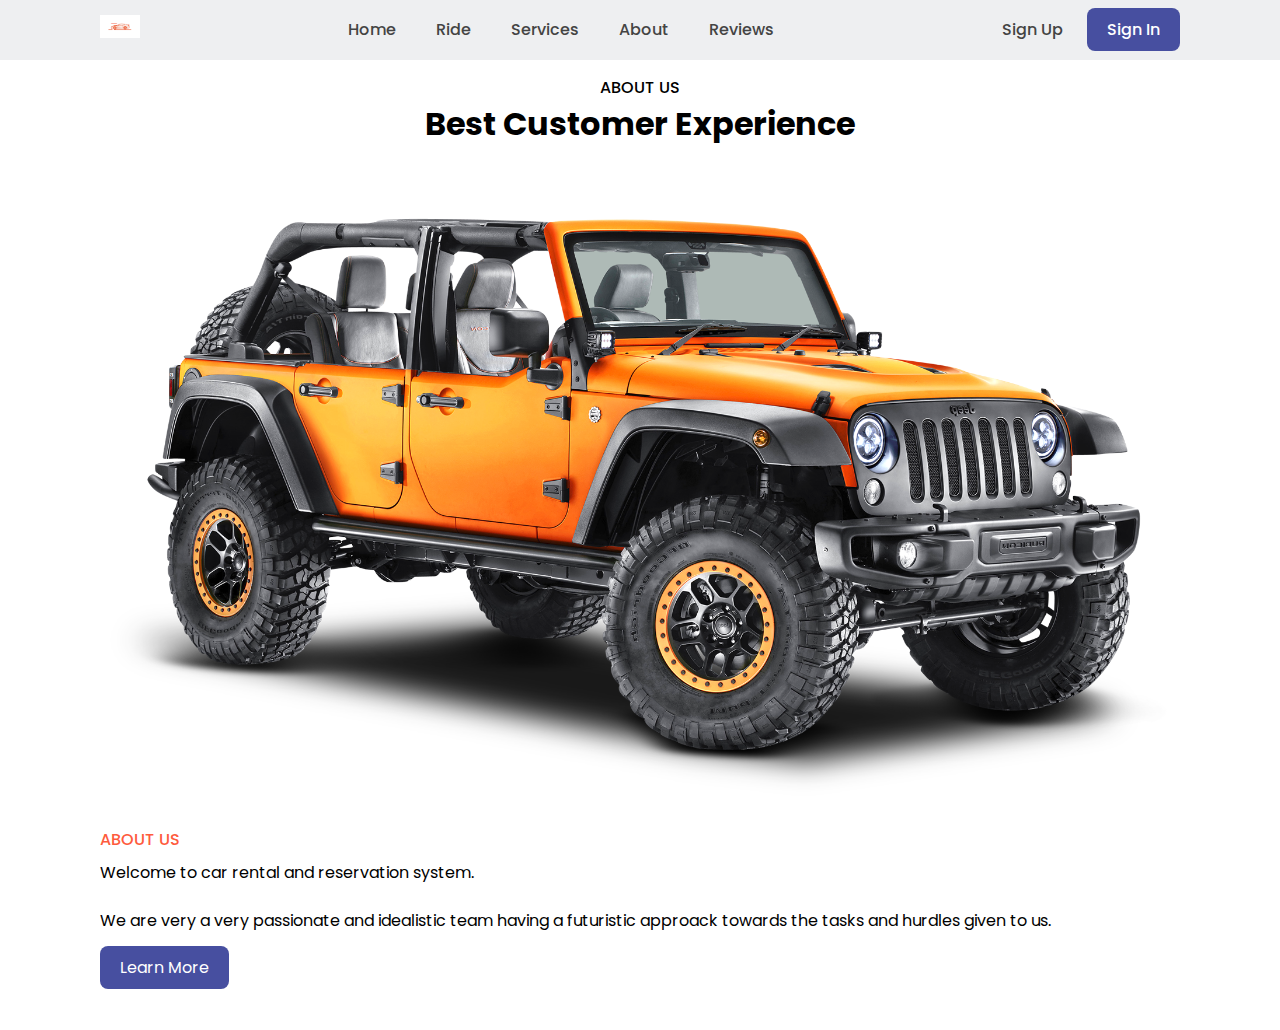
<file: about.html>
<!DOCTYPE html>
<html lang = 'en'>
    <head>
        <meta charset="UTF-8">
        <meta http-equiv="X-UA-Compatible" content="IE=edge">
        <meta name="viewport" content="width=device-width, initial-scale=1.0">
        <title>Car Rental Website</title>
        <link rel="stylesheet" href="style1.css">
        <link rel="stylesheet" 
        href="https://cdn.jsdelivr.net/npm/boxicons@latest/css/boxicons.min.css">
    </head>
    <body>
        <header>
            <a href="index.html" class = "logo"><img src="img/carlogo.png"></a>

            <div class="bx bx-menu" id="menu-icon"></div>
            <ul class="navbar">
                <li><a href="index.html">Home</a></li>
                <li><a href="index.html">Ride</a></li>
                <li><a href="services.html">Services</a></li>
                <li><a href="about.html">About</a></li>
                <li><a href="reviews.html">Reviews</a></li>
            </ul>
            <div class ="header-btn">
                <a href="#" class="sign-up">Sign Up</a>
                <a href="#" class="sign-in">Sign In</a>
            </div>
        </header>
        <section class="about" id="about">
            <div class="heading">
                <span><br>About Us</span>
                <h1>Best Customer Experience</h1>
            </div>
            <div class="about-container">
                <div class="about-img">
                    <img src="img/about.png" alt="">
                </div>
                <div class="about-text">
                    <span>About Us</span>
                    <p>Welcome to car rental and reservation system.</p>
                    <p>We are very a very passionate and idealistic team having a futuristic approack towards the tasks and hurdles given to us.</p>
                    <a href="#" class="btn">Learn More</a>
                </div>
            </div> 
        </section>
        <script src = "java1.js"></script>
    </body>
</html>
</file>
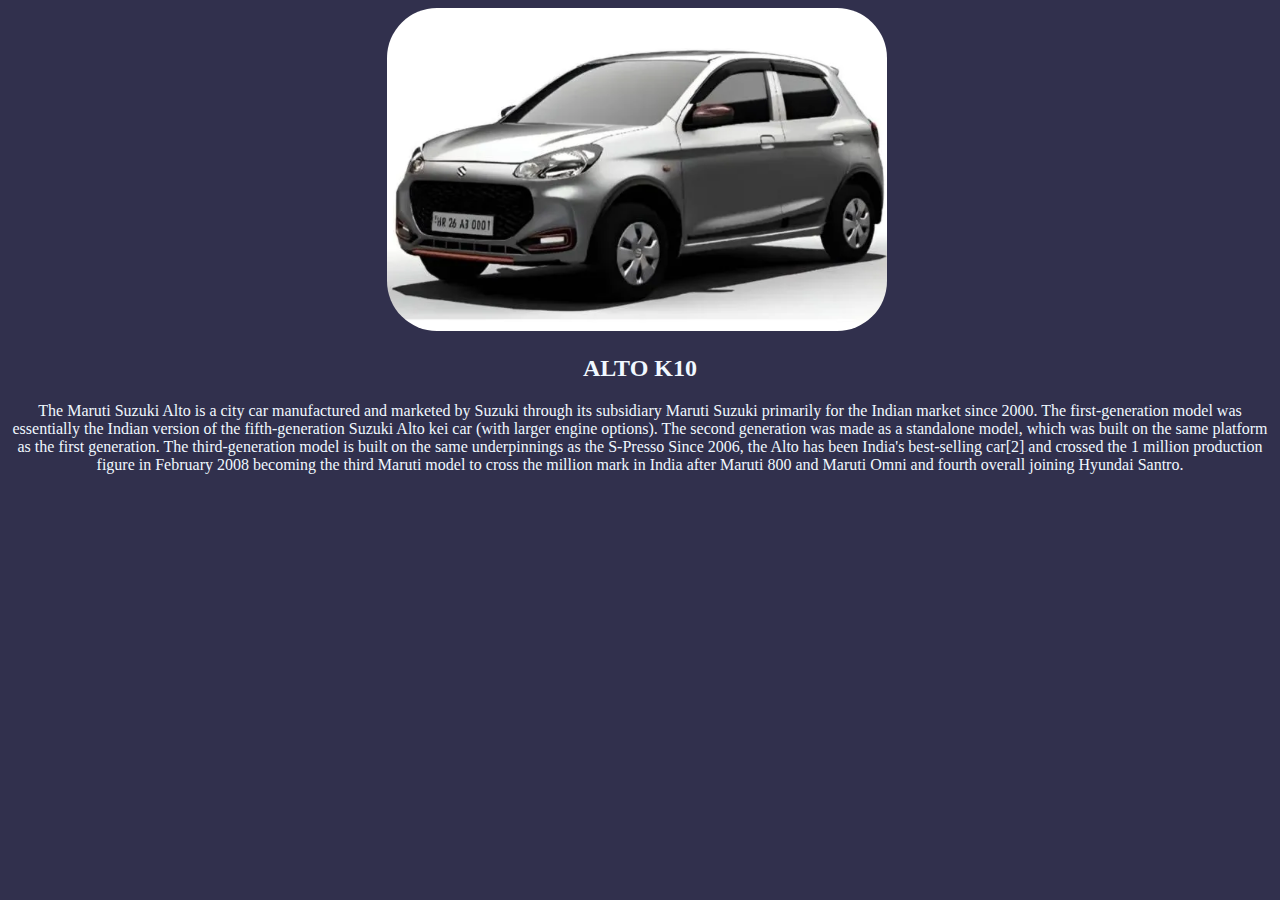
<file: Alto K10.html>
<!DOCTYPE html>
<html lang="en">
<head>
    <meta charset="UTF-8">
    <meta name="viewport" content="width=device-width, initial-scale=1.0">
    <title>Document</title>
    <link rel="stylesheet" href="./Cars.css">
</head>
<body>
    <div class="car1">
    <img src="img/altok10.jpg" alt="car3">
</div>
<h2>ALTO K10</h2>
<P>The Maruti Suzuki Alto is a city car manufactured and marketed by Suzuki through its subsidiary Maruti Suzuki primarily for the Indian market since 2000. 
    The first-generation model was essentially the Indian version of the fifth-generation Suzuki Alto kei car (with larger engine options). 
    The second generation was made as a standalone model, which was built on the same platform as the first generation.
     The third-generation model is built on the same underpinnings as the S-Presso
     Since 2006, the Alto has been India's best-selling car[2] and crossed the 1 million production figure in February 2008 
     becoming the third Maruti model to cross the million mark in India after Maruti 800 and Maruti Omni and fourth overall joining Hyundai Santro.</P>
</body>
</html>
</file>
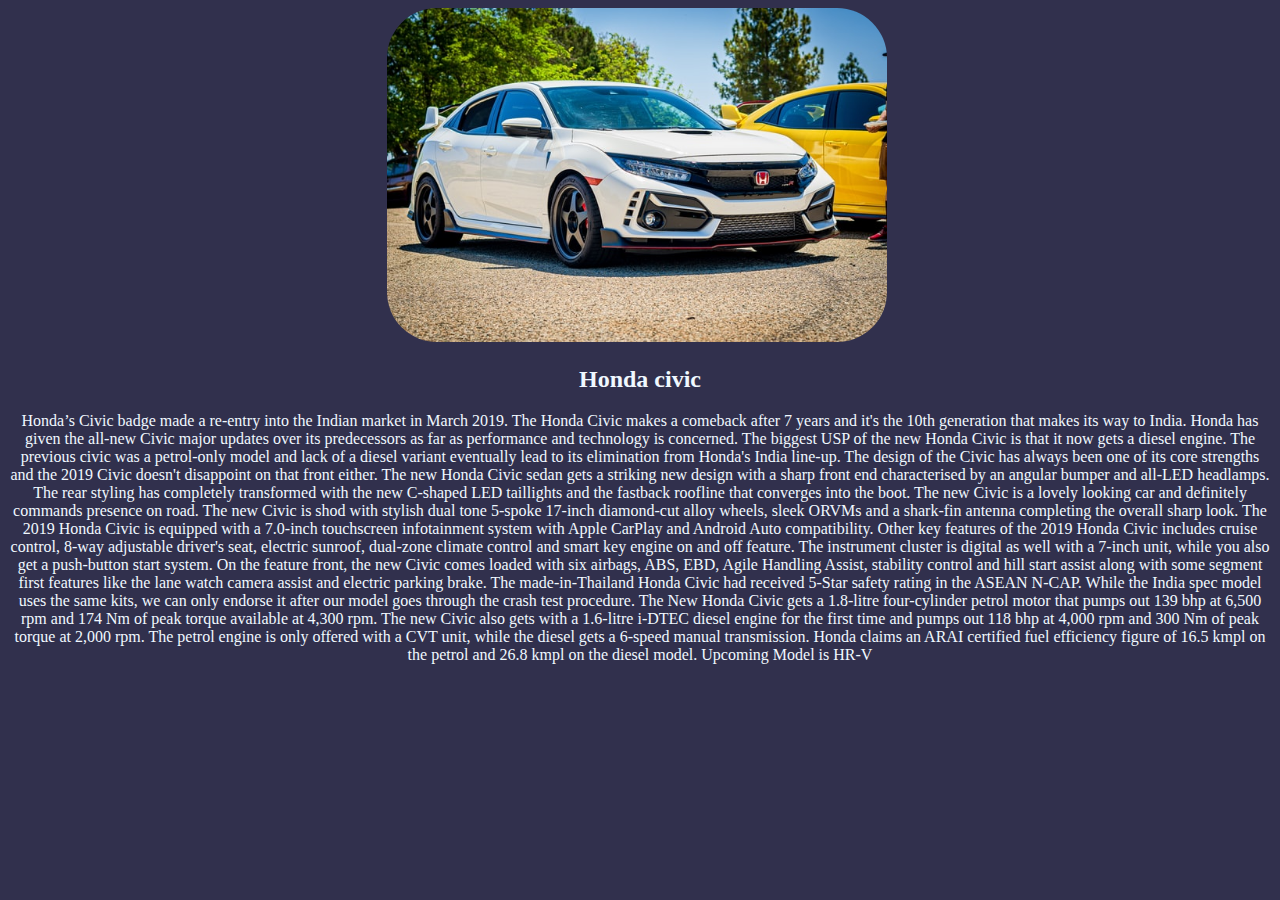
<file: car1.html>
<!DOCTYPE html>
<html lang="en">
<head>
    <meta charset="UTF-8">
    <meta name="viewport" content="width=device-width, initial-scale=1.0">
    <title>Document</title>
    <link rel="stylesheet" href="car1.css">
</head>
<body>
    <div class="car1">
    <img src="img/s1.jpg" alt="car1">
</div>
<h2>Honda civic</h2>
<P>Honda’s Civic badge made a re-entry into the Indian market in March 2019. The Honda Civic makes a comeback after 7 years and it's the 10th generation that makes its way to India. Honda has given the all-new Civic major updates over its predecessors as far as performance and technology is concerned. The biggest USP of the new Honda Civic is that it now gets a diesel engine. The previous civic was a petrol-only model and lack of a diesel variant eventually lead to its elimination from Honda's India line-up. The design of the Civic has always been one of its core strengths and the 2019 Civic doesn't disappoint on that front either. 

    The new Honda Civic sedan gets a striking new design with a sharp front end characterised by an angular bumper and all-LED headlamps. The rear styling has completely transformed with the new C-shaped LED taillights and the fastback roofline that converges into the boot. The new Civic is a lovely looking car and definitely commands presence on road. The new Civic is shod with stylish dual tone 5-spoke 17-inch diamond-cut alloy wheels, sleek ORVMs and a shark-fin antenna completing the overall sharp look. The 2019 Honda Civic is equipped with a 7.0-inch touchscreen infotainment system with Apple CarPlay and Android Auto compatibility. Other key features of the 2019 Honda Civic includes cruise control, 8-way adjustable driver's seat, electric sunroof, dual-zone climate control and smart key engine on and off feature. The instrument cluster is digital as well with a 7-inch unit, while you also get a push-button start system. On the feature front, the new Civic comes loaded with six airbags, ABS, EBD, Agile Handling Assist, stability control and hill start assist along with some segment first features like the lane watch camera assist and electric parking brake.
    
    The made-in-Thailand Honda Civic had received 5-Star safety rating in the ASEAN N-CAP. While the India spec model uses the same kits, we can only endorse it after our model goes through the crash test procedure. The New Honda Civic gets a 1.8-litre four-cylinder petrol motor that pumps out 139 bhp at 6,500 rpm and 174 Nm of peak torque available at 4,300 rpm. The new Civic also gets with a 1.6-litre i-DTEC diesel engine for the first time and pumps out 118 bhp at 4,000 rpm and 300 Nm of peak torque at 2,000 rpm. The petrol engine is only offered with a CVT unit, while the diesel gets a 6-speed manual transmission. Honda claims an ARAI certified fuel efficiency figure of 16.5 kmpl on the petrol and 26.8 kmpl on the diesel model.
    
    Upcoming Model is HR-V</P>
</body>
</html>
</file>
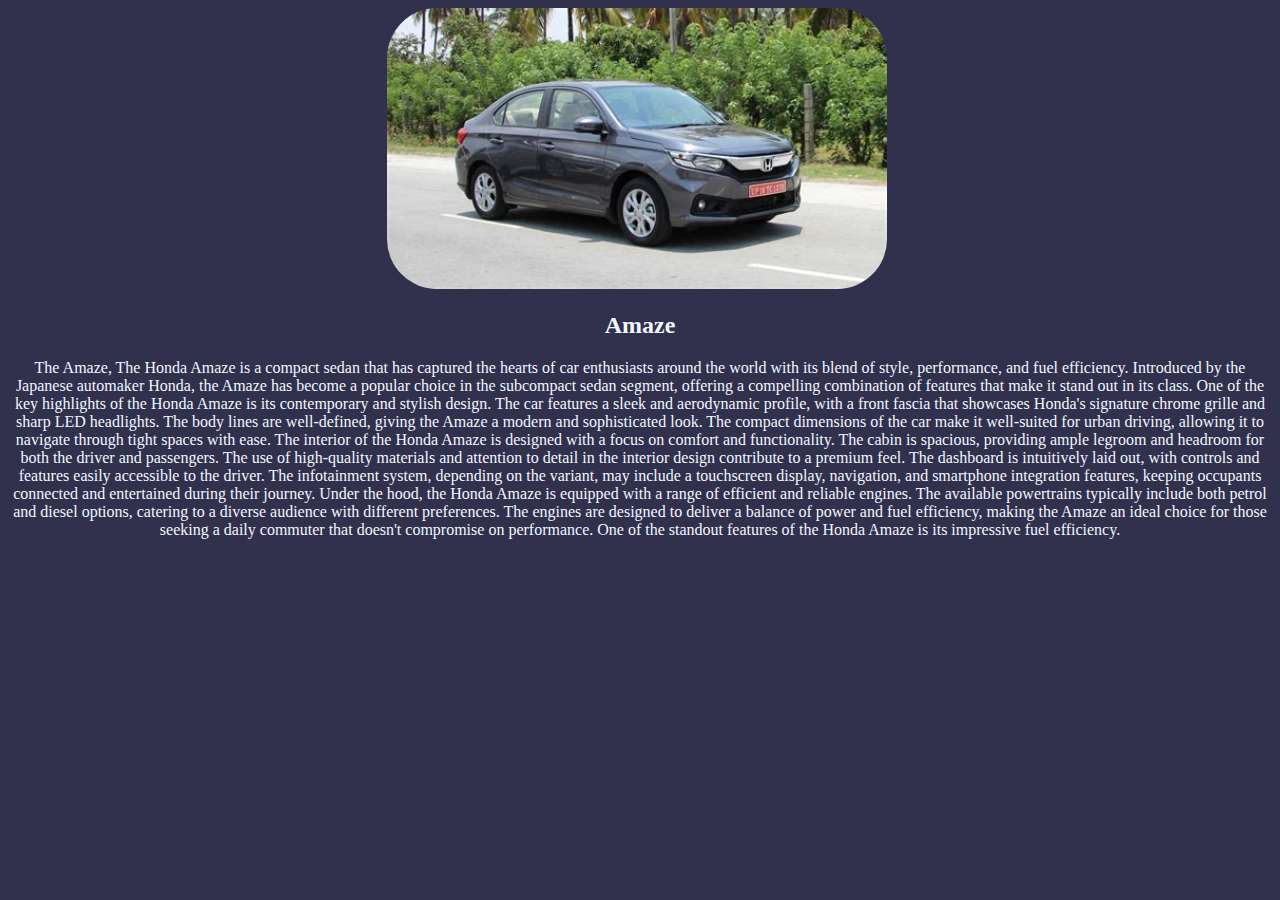
<file: car2.html>
<!DOCTYPE html>
<html lang="en">
<head>
    <meta charset="UTF-8">
    <meta name="viewport" content="width=device-width, initial-scale=1.0">
    <title>Document</title>
    <link rel="stylesheet" href="car1.css">
</head>
<body>
    <div class="car1">
    <img src="img/s2.jpeg" alt="car2">
</div>
<h2>Amaze</h2>
<P>The Amaze, The Honda Amaze is a compact sedan that has captured the hearts of car enthusiasts around the world with its blend of style, performance, and fuel efficiency. Introduced by the Japanese automaker Honda, the Amaze has become a popular choice in the subcompact sedan segment, offering a compelling combination of features that make it stand out in its class.

    One of the key highlights of the Honda Amaze is its contemporary and stylish design. The car features a sleek and aerodynamic profile, with a front fascia that showcases Honda's signature chrome grille and sharp LED headlights. The body lines are well-defined, giving the Amaze a modern and sophisticated look. The compact dimensions of the car make it well-suited for urban driving, allowing it to navigate through tight spaces with ease.
    
    The interior of the Honda Amaze is designed with a focus on comfort and functionality. The cabin is spacious, providing ample legroom and headroom for both the driver and passengers. The use of high-quality materials and attention to detail in the interior design contribute to a premium feel. The dashboard is intuitively laid out, with controls and features easily accessible to the driver. The infotainment system, depending on the variant, may include a touchscreen display, navigation, and smartphone integration features, keeping occupants connected and entertained during their journey.
    
    Under the hood, the Honda Amaze is equipped with a range of efficient and reliable engines. The available powertrains typically include both petrol and diesel options, catering to a diverse audience with different preferences. The engines are designed to deliver a balance of power and fuel efficiency, making the Amaze an ideal choice for those seeking a daily commuter that doesn't compromise on performance.
    
    One of the standout features of the Honda Amaze is its impressive fuel efficiency. 
</html>
</file>
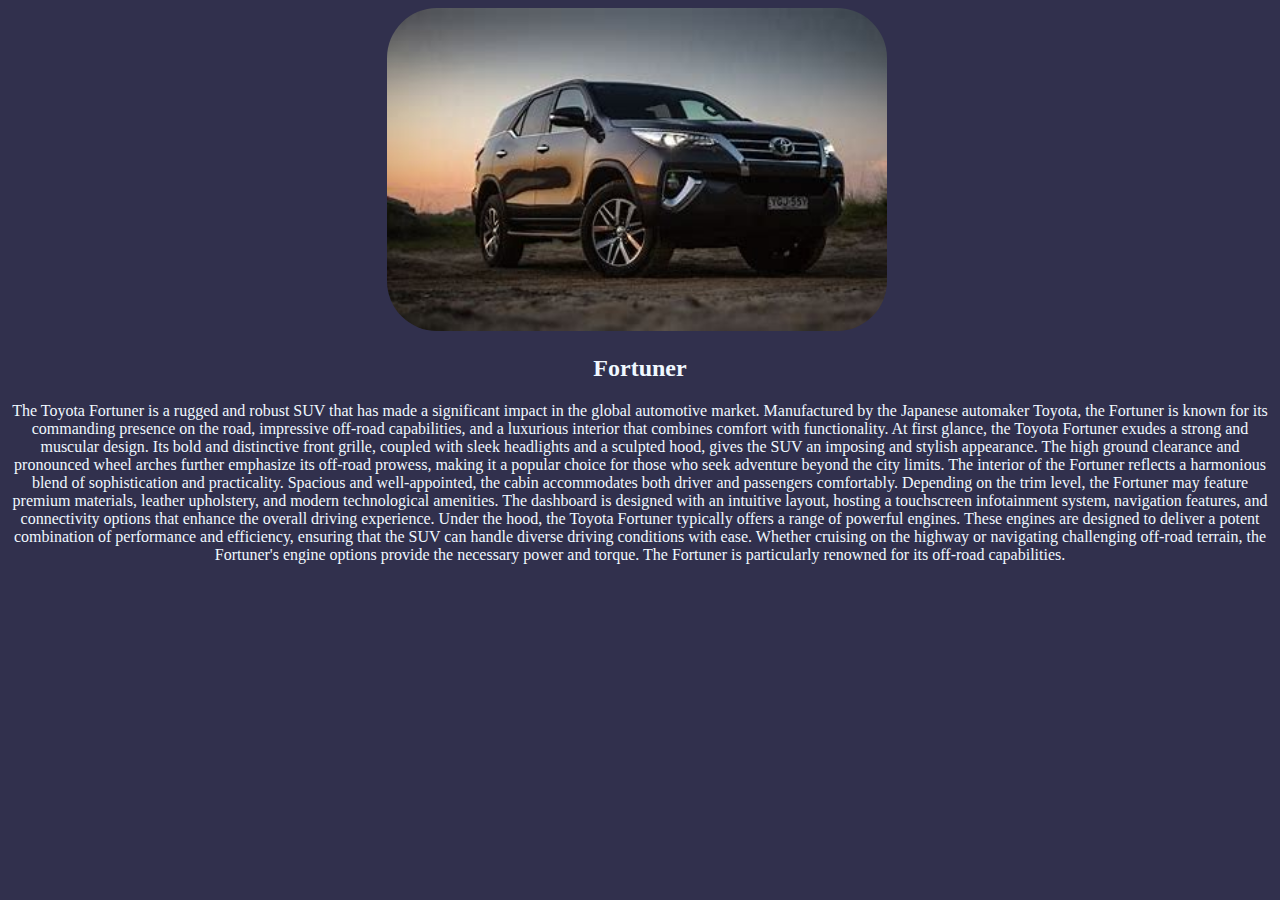
<file: car3.html>
<!DOCTYPE html>
<html lang="en">
<head>
    <meta charset="UTF-8">
    <meta name="viewport" content="width=device-width, initial-scale=1.0">
    <title>Document</title>
    <link rel="stylesheet" href="car1.css">
</head>
<body>
    <div class="car1">
    <img src="img/s3.jpeg" alt="car3">
</div>
<h2>Fortuner</h2>
<P>The Toyota Fortuner is a rugged and robust SUV that has made a significant impact in the global automotive market. Manufactured by the Japanese automaker Toyota, the Fortuner is known for its commanding presence on the road, impressive off-road capabilities, and a luxurious interior that combines comfort with functionality.

    At first glance, the Toyota Fortuner exudes a strong and muscular design. Its bold and distinctive front grille, coupled with sleek headlights and a sculpted hood, gives the SUV an imposing and stylish appearance. The high ground clearance and pronounced wheel arches further emphasize its off-road prowess, making it a popular choice for those who seek adventure beyond the city limits.
    
    The interior of the Fortuner reflects a harmonious blend of sophistication and practicality. Spacious and well-appointed, the cabin accommodates both driver and passengers comfortably. Depending on the trim level, the Fortuner may feature premium materials, leather upholstery, and modern technological amenities. The dashboard is designed with an intuitive layout, hosting a touchscreen infotainment system, navigation features, and connectivity options that enhance the overall driving experience.
    
    Under the hood, the Toyota Fortuner typically offers a range of powerful engines. These engines are designed to deliver a potent combination of performance and efficiency, ensuring that the SUV can handle diverse driving conditions with ease. Whether cruising on the highway or navigating challenging off-road terrain, the Fortuner's engine options provide the necessary power and torque.
    
    The Fortuner is particularly renowned for its off-road capabilities. </P>
</body>
</html>
</file>
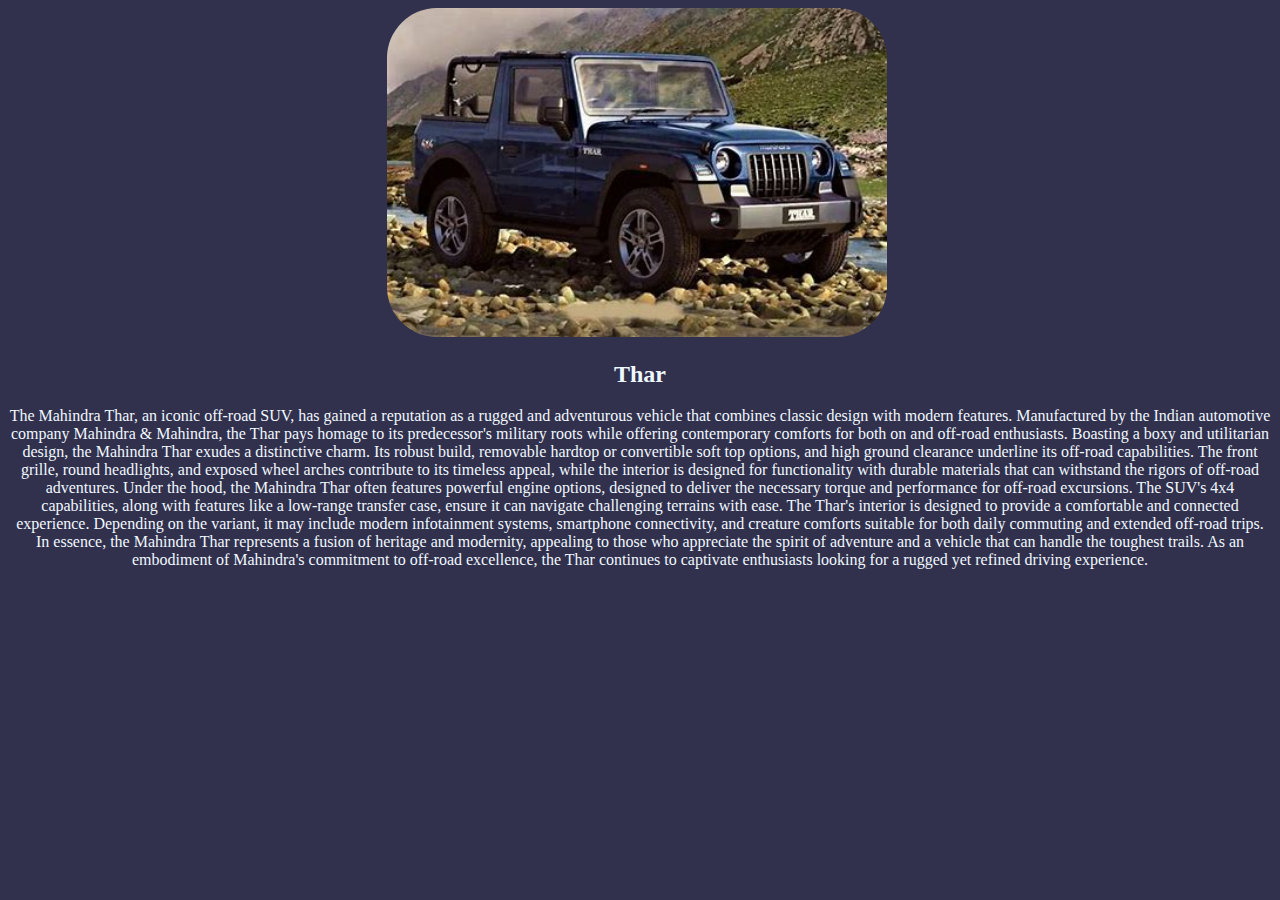
<file: car4.html>
<!DOCTYPE html>
<html lang="en">
<head>
    <meta charset="UTF-8">
    <meta name="viewport" content="width=device-width, initial-scale=1.0">
    <title>Document</title>
    <link rel="stylesheet" href="car1.css">
</head>
<body>
    <div class="car1">
    <img src="img/s4.jpeg" alt="car4">
</div>
<h2>Thar</h2>
<P>The Mahindra Thar, an iconic off-road SUV, has gained a reputation as a rugged and adventurous vehicle that combines classic design with modern features. Manufactured by the Indian automotive company Mahindra & Mahindra, the Thar pays homage to its predecessor's military roots while offering contemporary comforts for both on and off-road enthusiasts.

    Boasting a boxy and utilitarian design, the Mahindra Thar exudes a distinctive charm. Its robust build, removable hardtop or convertible soft top options, and high ground clearance underline its off-road capabilities. The front grille, round headlights, and exposed wheel arches contribute to its timeless appeal, while the interior is designed for functionality with durable materials that can withstand the rigors of off-road adventures.
    
    Under the hood, the Mahindra Thar often features powerful engine options, designed to deliver the necessary torque and performance for off-road excursions. The SUV's 4x4 capabilities, along with features like a low-range transfer case, ensure it can navigate challenging terrains with ease.
    
    The Thar's interior is designed to provide a comfortable and connected experience. Depending on the variant, it may include modern infotainment systems, smartphone connectivity, and creature comforts suitable for both daily commuting and extended off-road trips.
    
    In essence, the Mahindra Thar represents a fusion of heritage and modernity, appealing to those who appreciate the spirit of adventure and a vehicle that can handle the toughest trails. As an embodiment of Mahindra's commitment to off-road excellence, the Thar continues to captivate enthusiasts looking for a rugged yet refined driving experience.</P>
</body>
</html>
</file>
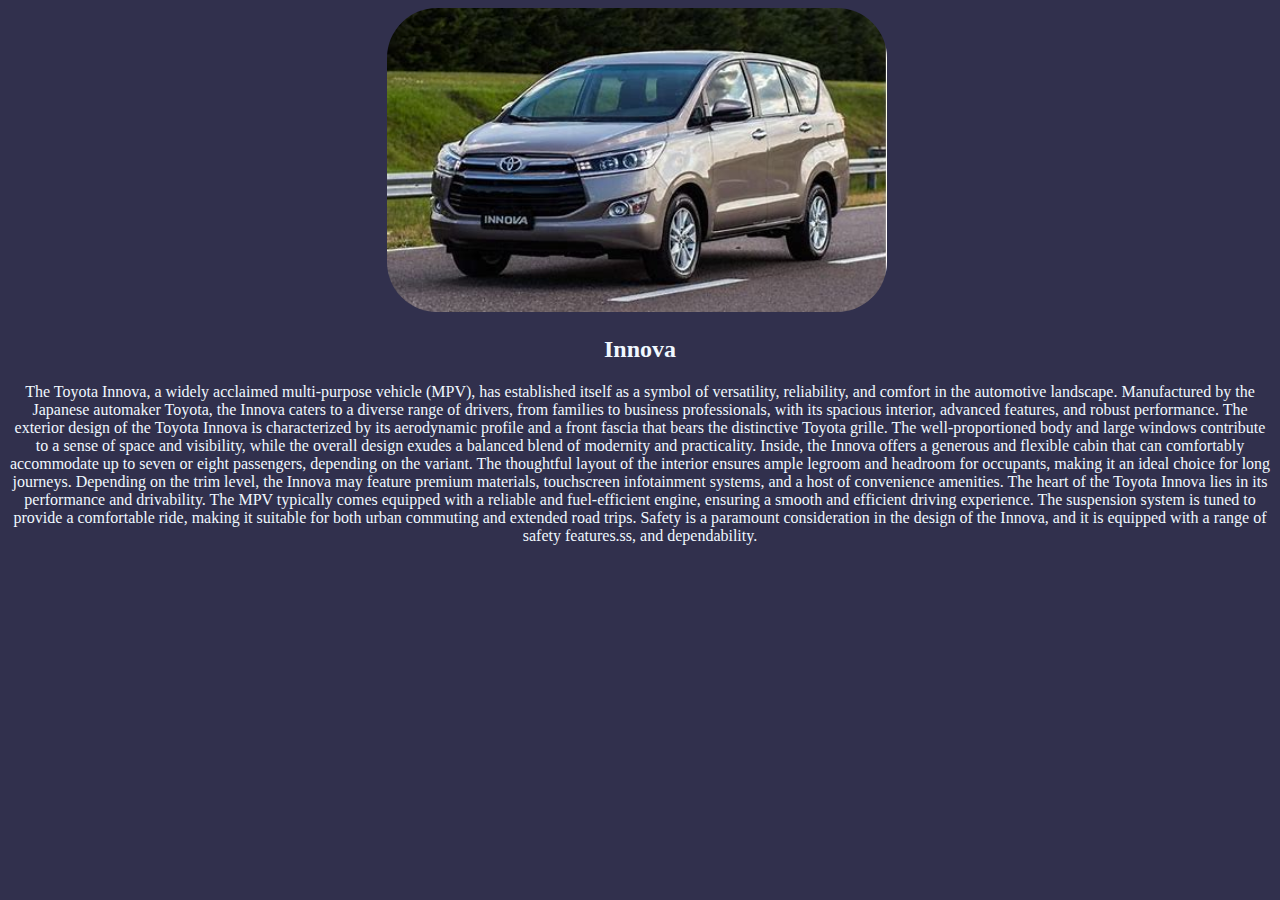
<file: car5.html>
<!DOCTYPE html>
<html lang="en">
<head>
    <meta charset="UTF-8">
    <meta name="viewport" content="width=device-width, initial-scale=1.0">
    <title>Document</title>
    <link rel="stylesheet" href="car1.css">
</head>
<body>
    <div class="car1">
    <img src="img/s5.jpeg" alt="car5">
</div>
<h2>Innova</h2>
<P>The Toyota Innova, a widely acclaimed multi-purpose vehicle (MPV), has established itself as a symbol of versatility, reliability, and comfort in the automotive landscape. Manufactured by the Japanese automaker Toyota, the Innova caters to a diverse range of drivers, from families to business professionals, with its spacious interior, advanced features, and robust performance.

    The exterior design of the Toyota Innova is characterized by its aerodynamic profile and a front fascia that bears the distinctive Toyota grille. The well-proportioned body and large windows contribute to a sense of space and visibility, while the overall design exudes a balanced blend of modernity and practicality.
    
    Inside, the Innova offers a generous and flexible cabin that can comfortably accommodate up to seven or eight passengers, depending on the variant. The thoughtful layout of the interior ensures ample legroom and headroom for occupants, making it an ideal choice for long journeys. Depending on the trim level, the Innova may feature premium materials, touchscreen infotainment systems, and a host of convenience amenities.
    
    The heart of the Toyota Innova lies in its performance and drivability. The MPV typically comes equipped with a reliable and fuel-efficient engine, ensuring a smooth and efficient driving experience. The suspension system is tuned to provide a comfortable ride, making it suitable for both urban commuting and extended road trips.
    
    Safety is a paramount consideration in the design of the Innova, and it is equipped with a range of safety features.ss, and dependability. </P>
</body>
</html>
</file>
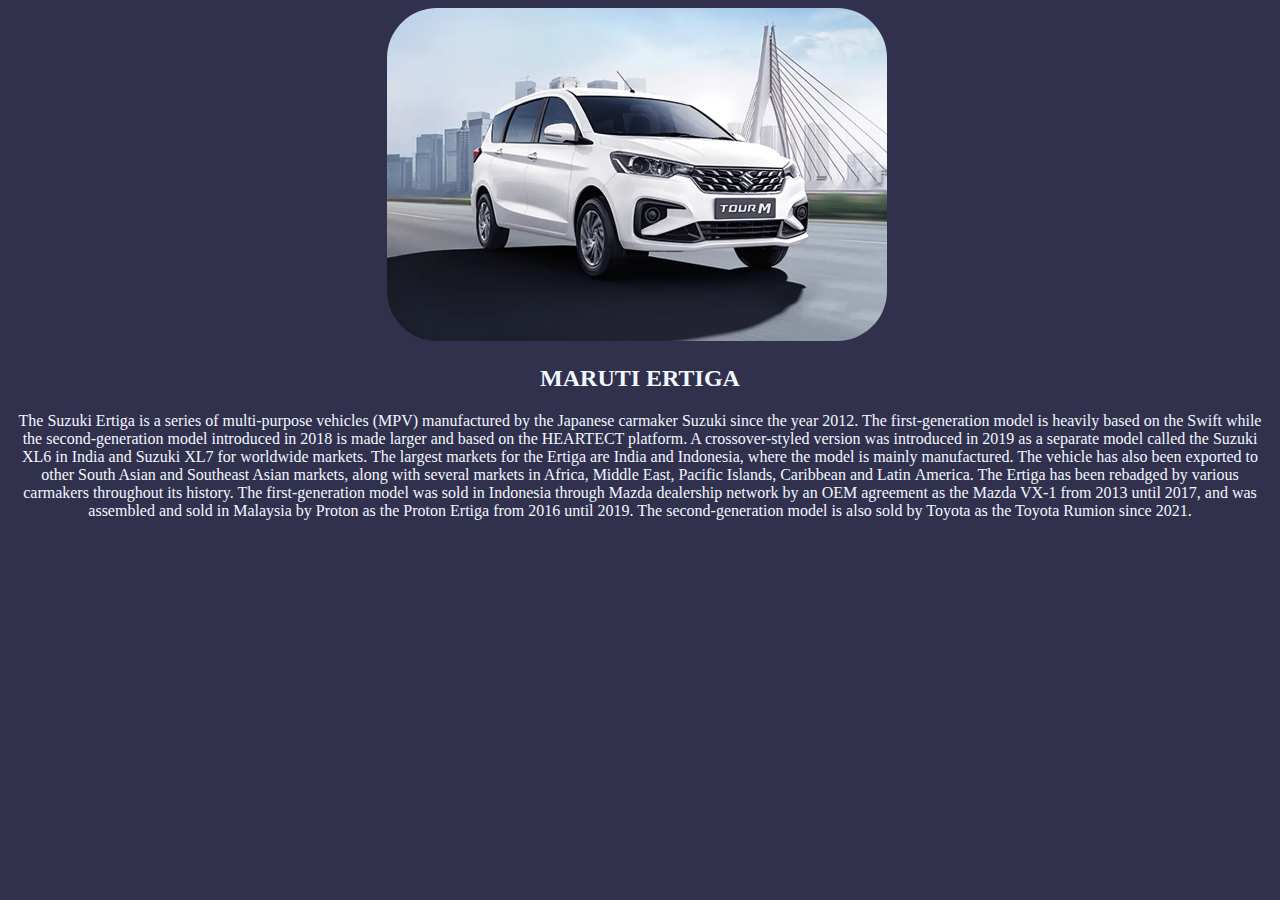
<file: ertiga.html>
<!DOCTYPE html>
<html lang="en">
<head>
    <meta charset="UTF-8">
    <meta name="viewport" content="width=device-width, initial-scale=1.0">
    <title>Document</title>
    <link rel="stylesheet" href="./Cars.css">
</head>
<body>
    <div class="car1">
    <img src="img/ertiga.jpg" alt="car4">
</div>
<h2>MARUTI ERTIGA</h2>
<P>The Suzuki Ertiga is a series of multi-purpose vehicles (MPV) manufactured by the Japanese carmaker Suzuki since the year 2012. 
    The first-generation model is heavily based on the Swift while the second-generation model introduced in 2018 is made larger and based on the HEARTECT platform. 
    A crossover-styled version was introduced in 2019 as a separate model called the Suzuki XL6 in India and Suzuki XL7 for worldwide markets.
     The largest markets for the Ertiga are India and Indonesia, where the model is mainly manufactured.
     The vehicle has also been exported to other South Asian and Southeast Asian markets, along with several markets in Africa, Middle East, Pacific Islands, Caribbean and Latin America.
     The Ertiga has been rebadged by various carmakers throughout its history. The first-generation model was sold in Indonesia through Mazda dealership network by an OEM agreement as the Mazda VX-1 from 2013 until 2017,
      and was assembled and sold in Malaysia by Proton as the Proton Ertiga from 2016 until 2019. 
     The second-generation model is also sold by Toyota as the Toyota Rumion since 2021.</P>
</body>
</html>
</file>
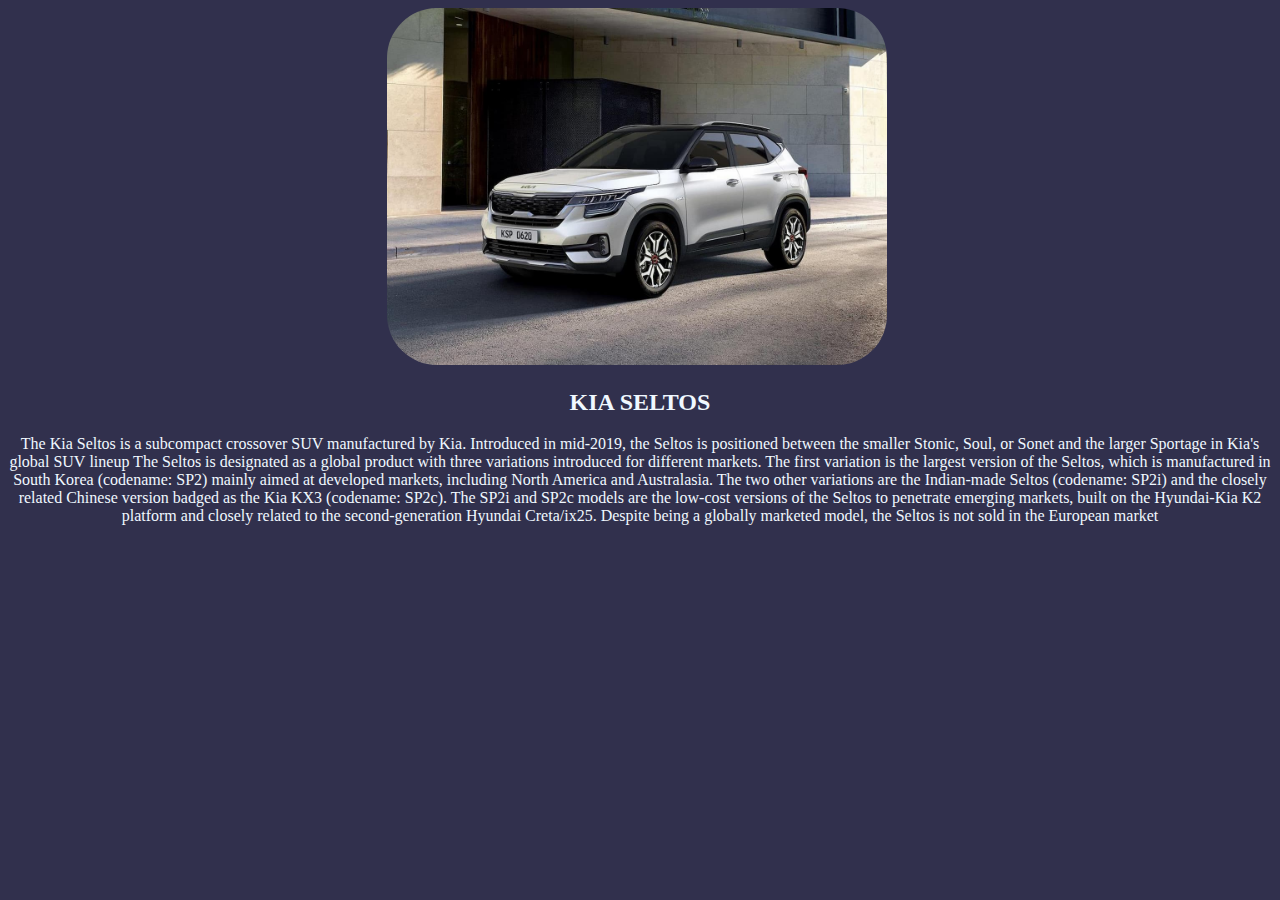
<file: KIA Seltos.html>
<!DOCTYPE html>
<html lang="en">
<head>
    <meta charset="UTF-8">
    <meta name="viewport" content="width=device-width, initial-scale=1.0">
    <title>Document</title>
    <link rel="stylesheet" href="./Cars.css">
</head>
<body>
    <div class="car1">
    <img src="img/seltos.jpg" alt="car2">
</div>
<h2>KIA SELTOS</h2>
<P>The Kia Seltos is a subcompact crossover SUV manufactured by Kia.
    Introduced in mid-2019, the Seltos is positioned between the smaller Stonic, Soul, or Sonet and the larger Sportage in Kia's global SUV lineup
    The Seltos is designated as a global product with three variations introduced for different markets.
    The first variation is the largest version of the Seltos, which is manufactured in South Korea (codename: SP2) mainly aimed at developed markets, including North America and Australasia.
     The two other variations are the Indian-made Seltos (codename: SP2i) and the closely related Chinese version badged as the Kia KX3 (codename: SP2c). The SP2i and SP2c models are the low-cost versions of the Seltos to penetrate emerging markets, built on the Hyundai-Kia K2 platform and closely related to the second-generation Hyundai Creta/ix25.
      Despite being a globally marketed model, the Seltos is not sold in the European market</P>
</body>
</html>
</file>
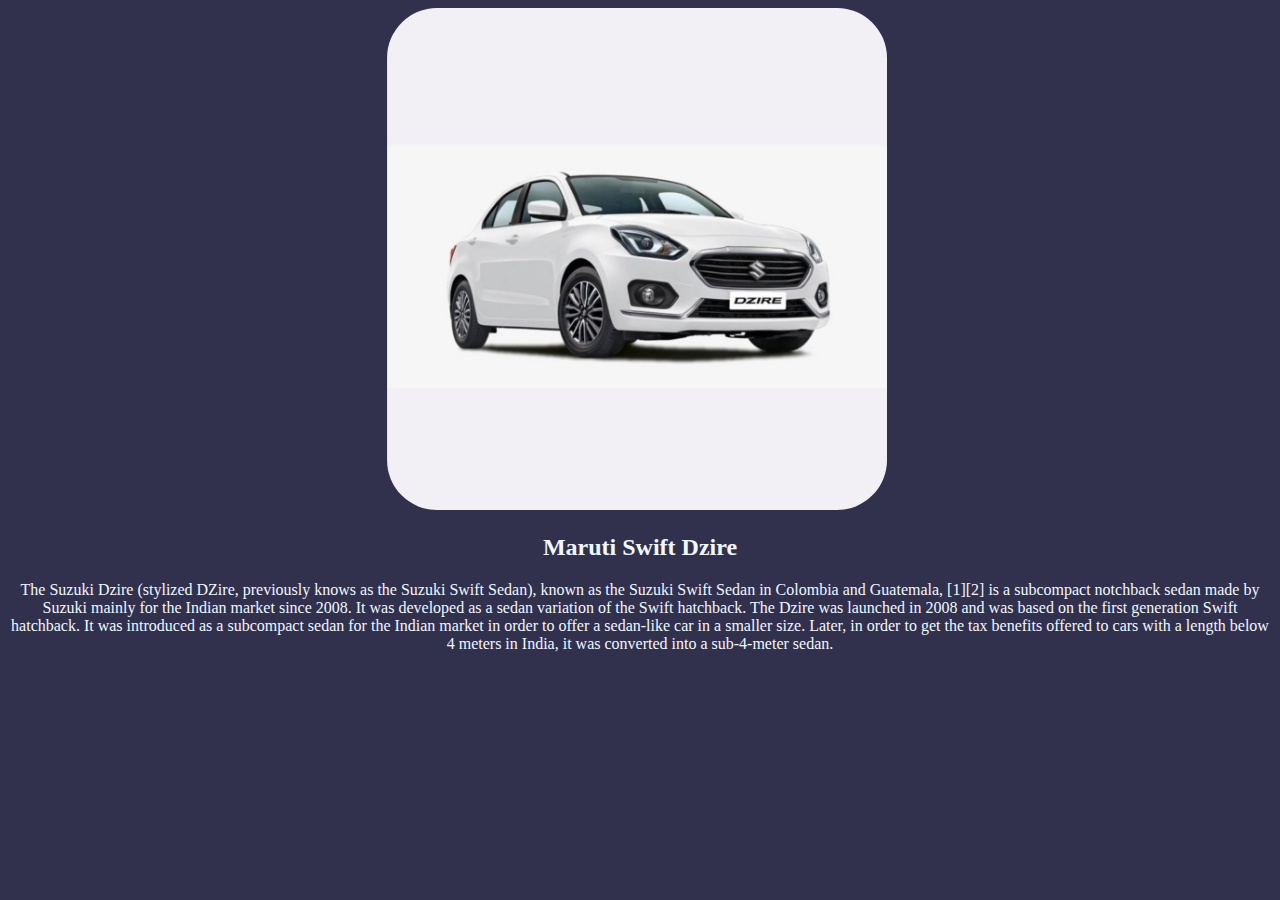
<file: Maruti Swift Dzire.html>
<!DOCTYPE html>
<html lang="en">
<head>
    <meta charset="UTF-8">
    <meta name="viewport" content="width=device-width, initial-scale=1.0">
    <title>Document</title>
    <link rel="stylesheet" href="./Cars.css">
</head>
<body>
    <div class="car1">
    <img src="img/dzire.jpg" alt="car1">
</div>
<h2>Maruti Swift Dzire</h2>
<P>The Suzuki Dzire (stylized DZire, previously knows as the Suzuki Swift Sedan), known as the Suzuki Swift Sedan in Colombia and Guatemala, [1][2] is a subcompact notchback sedan made by Suzuki mainly for the Indian market since 2008.
    It was developed as a sedan variation of the Swift hatchback.
    The Dzire was launched in 2008 and was based on the first generation Swift hatchback. 
    It was introduced as a subcompact sedan for the Indian market in order to offer a sedan-like car in a smaller size.
   Later, in order to get the tax benefits offered to cars with a length below 4 meters in India, it was converted into a sub-4-meter sedan.</P>
</body>
</html>
</file>
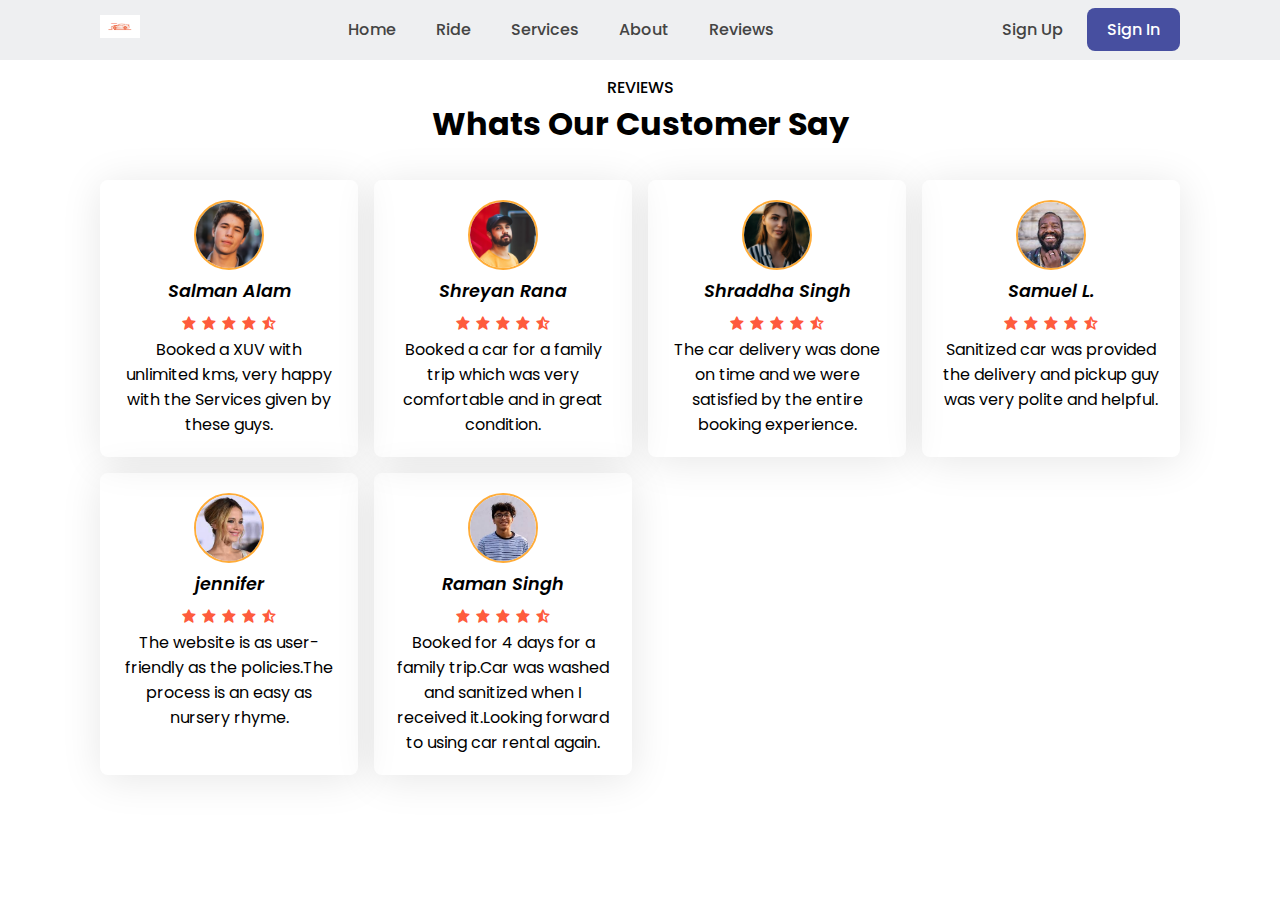
<file: reviews.html>
<!DOCTYPE html>
<html lang = 'en'>
    <head>
        <meta charset="UTF-8">
        <meta http-equiv="X-UA-Compatible" content="IE=edge">
        <meta name="viewport" content="width=device-width, initial-scale=1.0">
        <title>Car Rental Website</title>
        <link rel="stylesheet" href="style1.css">
        <link rel="stylesheet" 
        href="https://cdn.jsdelivr.net/npm/boxicons@latest/css/boxicons.min.css">
    </head>
    <body>
        <header>
            <a href="index.html" class = "logo"><img src="img/carlogo.png"></a>

            <div class="bx bx-menu" id="menu-icon"></div>
            <ul class="navbar">
                <li><a href="index.html">Home</a></li>
                <li><a href="index.html">Ride</a></li>
                <li><a href="services.html">Services</a></li>
                <li><a href="about.html">About</a></li>
                <li><a href="reviews.html">Reviews</a></li>
            </ul>
            <div class ="header-btn">
                <a href="#" class="sign-up">Sign Up</a>
                <a href="#" class="sign-in">Sign In</a>
            </div>
        </header>
        <section class="reviews" id="reviews">
            <div class="heading">
                <span><br>Reviews</span>
                <h1>Whats Our Customer Say</h1>
            </div>
            <div class="reviews-container">
                <div class="box">
                    <div class="rev-img">
                        <img src="img/rev1.jpg" alt="">
                    </div>
                    <h2>Salman Alam</h2>
                    <div class="stars">
                        <i class='bx bxs-star' ></i>
                        <i class='bx bxs-star' ></i>
                        <i class='bx bxs-star' ></i>
                        <i class='bx bxs-star' ></i>
                        <i class='bx bxs-star-half' ></i>

                    </div>
                    <p>Booked a XUV with unlimited kms, very happy with the Services given by these guys.</p>

                </div>

                <div class="box">
                    <div class="rev-img">
                        <img src="img/rev2.jpg" alt="">
                    </div>
                    <h2>Shreyan Rana</h2>
                    <div class="stars">
                        <i class='bx bxs-star' ></i>
                        <i class='bx bxs-star' ></i>
                        <i class='bx bxs-star' ></i>
                        <i class='bx bxs-star' ></i>
                        <i class='bx bxs-star-half' ></i>

                    </div>
                    <p>Booked a car for a family trip which was very comfortable and in great condition.</p>

                </div>

                <div class="box">
                    <div class="rev-img">
                        <img src="img/rev3.jpg" alt="">
                    </div>
                    <h2>Shraddha Singh</h2>
                    <div class="stars">
                        <i class='bx bxs-star' ></i>
                        <i class='bx bxs-star' ></i>
                        <i class='bx bxs-star' ></i>
                        <i class='bx bxs-star' ></i>
                        <i class='bx bxs-star-half' ></i>

                    </div>
                    <p>The car delivery was done on time and we were satisfied by the entire booking experience.</p>
                </div>

                <div class="box">
                    <div class="rev-img">
                        <img src="img/rev4.jpg" alt="">
                    </div>
                    <h2>Samuel L.</h2>
                    <div class="stars">
                        <i class='bx bxs-star' ></i>
                        <i class='bx bxs-star' ></i>
                        <i class='bx bxs-star' ></i>
                        <i class='bx bxs-star' ></i>
                        <i class='bx bxs-star-half' ></i>

                    </div>
                    <p>Sanitized car was provided the delivery and pickup guy was very polite and helpful.</p>
                </div>

                <div class="box">
                    <div class="rev-img">
                        <img src="img/rev5.jpg" alt="">
                    </div>
                    <h2>jennifer</h2>
                    <div class="stars">
                        <i class='bx bxs-star' ></i>
                        <i class='bx bxs-star' ></i>
                        <i class='bx bxs-star' ></i>
                        <i class='bx bxs-star' ></i>
                        <i class='bx bxs-star-half' ></i>

                    </div>
                    <p>The website is as user-friendly as the policies.The process is an easy as nursery rhyme. </p>
                </div>

                <div class="box">
                    <div class="rev-img">
                        <img src="img/rev6.jpg" alt="">
                    </div>
                    <h2>Raman Singh</h2>
                    <div class="stars">
                        <i class='bx bxs-star' ></i>
                        <i class='bx bxs-star' ></i>
                        <i class='bx bxs-star' ></i>
                        <i class='bx bxs-star' ></i>
                        <i class='bx bxs-star-half' ></i>

                    </div>
                    <p>Booked for 4 days for a family trip.Car was washed and sanitized when I received it.Looking forward to using car rental again.</p>
                </div>

                
            </div>
    </section>
    <script src = "java1.js"></script>
    </body>
</html>
</file>
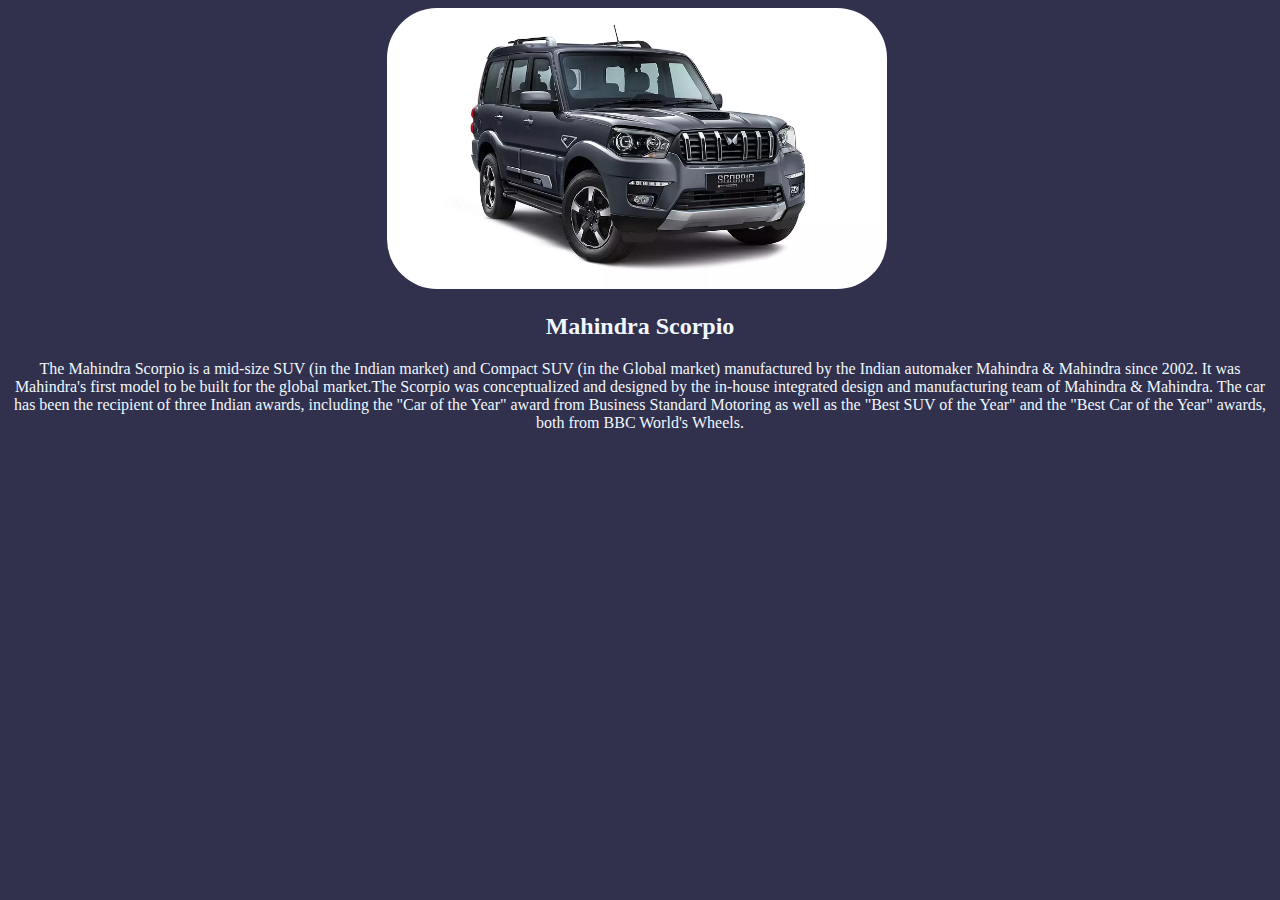
<file: scorpio.html>
<!DOCTYPE html>
<html lang="en">
<head>
    <meta charset="UTF-8">
    <meta name="viewport" content="width=device-width, initial-scale=1.0">
    <title>Document</title>
    <link rel="stylesheet" href="./Cars.css">
</head>
<body>
    <div class="car1">
    <img src="img/scorpio.jpg" alt="car5">
</div>
<h2>Mahindra Scorpio</h2>
<P>The Mahindra Scorpio is a mid-size SUV (in the Indian market) and Compact SUV (in the Global market) manufactured by the Indian automaker Mahindra & Mahindra since 2002. 
    It was Mahindra's first model to be built for the global market.The Scorpio was conceptualized and designed by the in-house integrated design and manufacturing team of Mahindra & Mahindra. 
    The car has been the recipient of three Indian awards, including the "Car of the Year" award from Business Standard Motoring as well as 
    the "Best SUV of the Year" and the "Best Car of the Year" awards, both from BBC World's Wheels.</P>
</body>
</html>
</file>
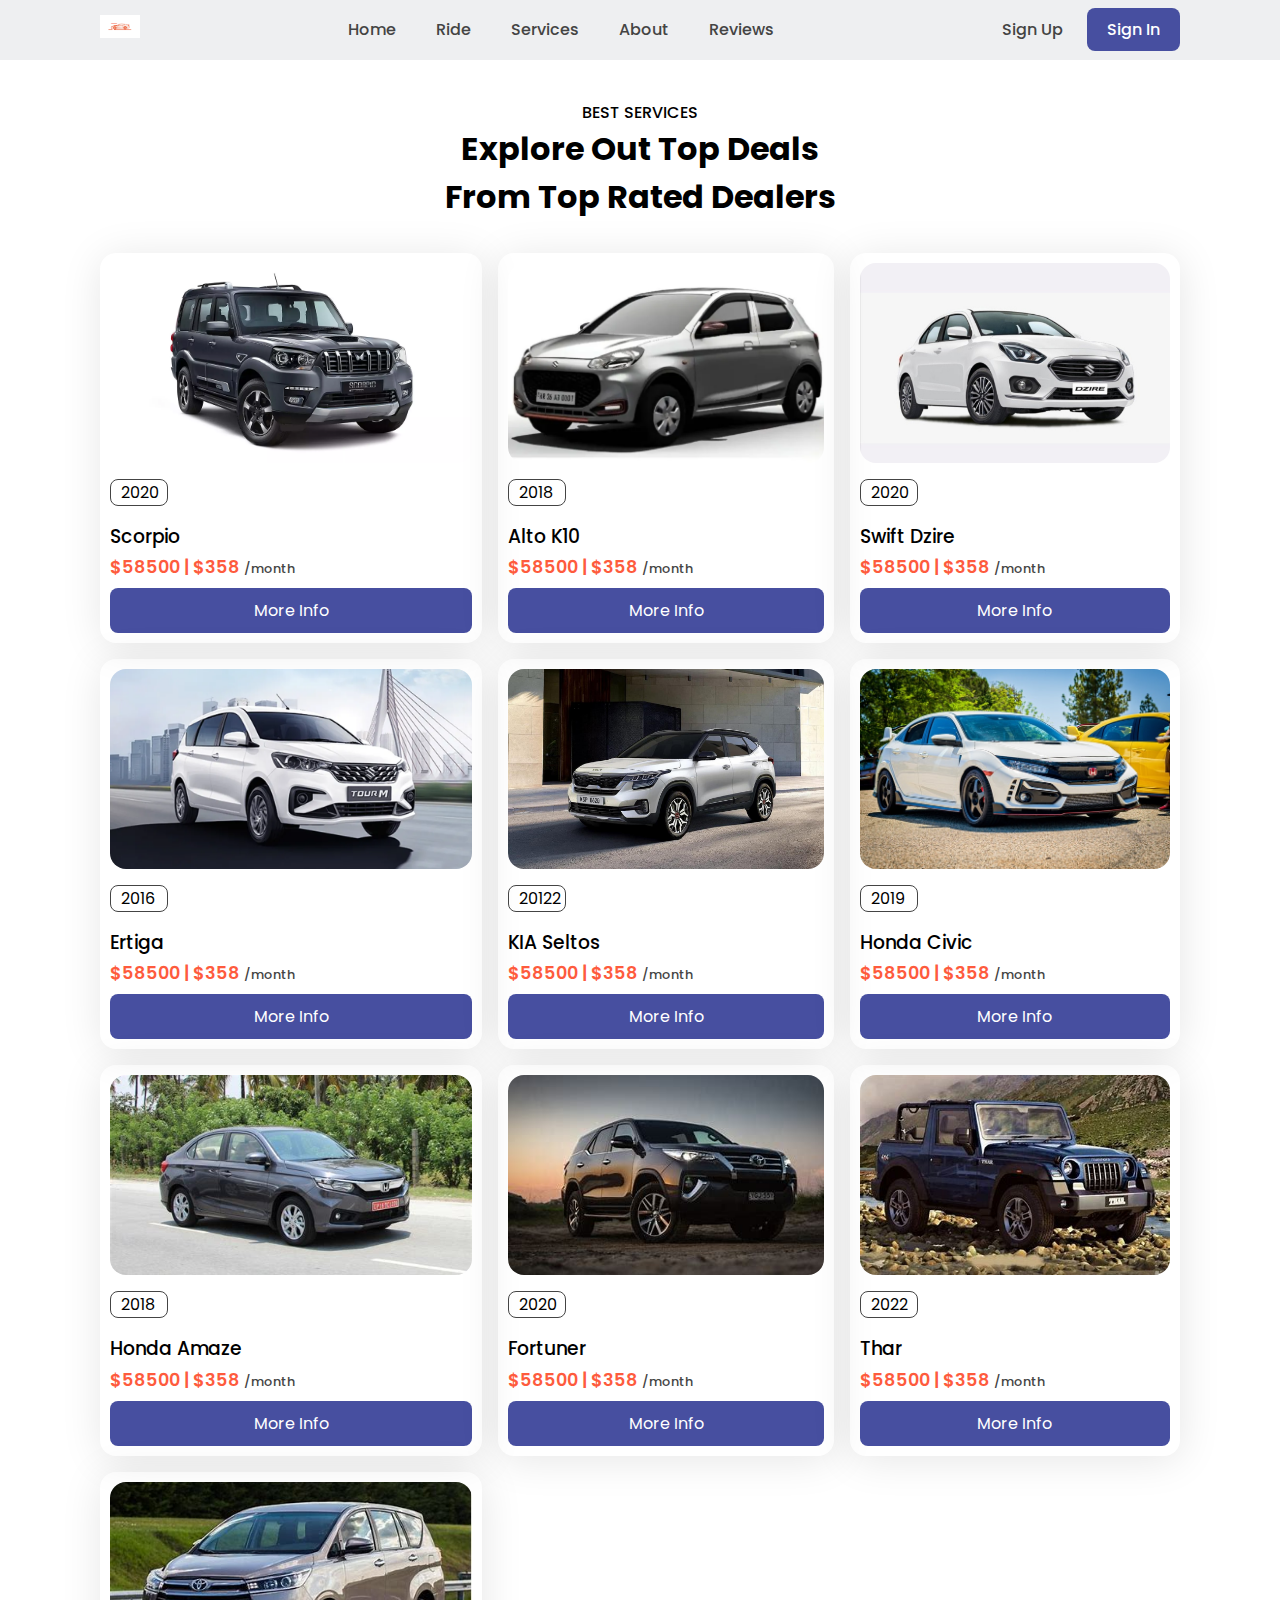
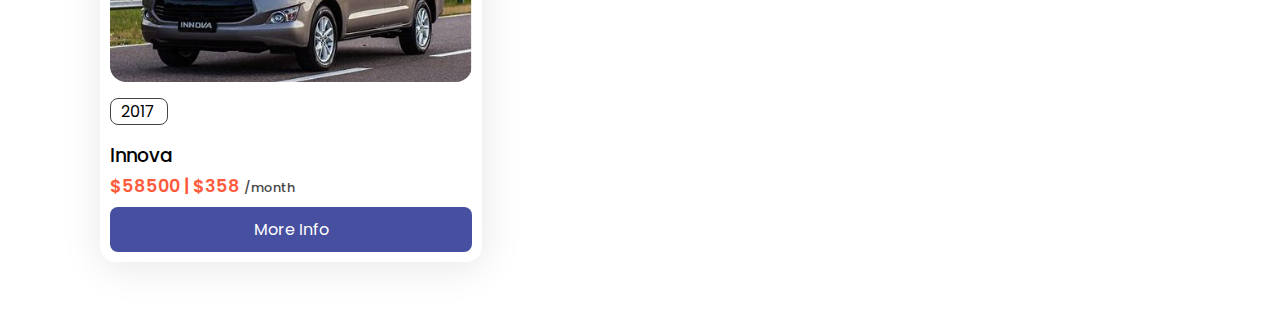
<file: services.html>
<!DOCTYPE html>
<html lang = 'en'>
    <head>
        <meta charset="UTF-8">
        <meta http-equiv="X-UA-Compatible" content="IE=edge">
        <meta name="viewport" content="width=device-width, initial-scale=1.0">
        <title>Car Rental Website</title>
        <link rel="stylesheet" href="style1.css">
        <link rel="stylesheet" 
        href="https://cdn.jsdelivr.net/npm/boxicons@latest/css/boxicons.min.css">
    </head>
    <body>
        <header>
            <a href="index.html" class = "logo"><img src="img/carlogo.png"></a>

            <div class="bx bx-menu" id="menu-icon"></div>
            <ul class="navbar">
                <li><a href="index.html">Home</a></li>
                <li><a href="index.html">Ride</a></li>
                <li><a href="services.html">Services</a></li>
                <li><a href="about.html">About</a></li>
                <li><a href="reviews.html">Reviews</a></li>
            </ul>
            <div class ="header-btn">
                <a href="#" class="sign-up">Sign Up</a>
                <a href="#" class="sign-in">Sign In</a>
            </div>
        </header>
<section class="services" id="services"><br>
    <div class="heading">
    <span><br>Best Services</span>
    <h1>Explore Out Top Deals <br> From Top Rated Dealers</h1>
    </div>
    <div class="services-container">
        <div class="box">
            <div class="box-img">
                <img src="img/scorpio.jpg" alt="">
            </div>
                <p>2020</p>
                <h3>Scorpio</h3>
                <h2>$58500 | $358 <span>/month</span></h2>
                <a href="scorpio.html" class="btn">More Info</a>
        </div>

        <div class="box">
            <div class="box-img">
                <img src="img/altok10.jpg" alt="">
            </div>
                <p>2018</p>
                <h3>Alto K10</h3>
                <h2>$58500 | $358 <span>/month</span></h2>
                <a href="Alto K10.html" class="btn">More Info</a>
        </div>

        <div class="box">
            <div class="box-img">
                <img src="img/dzire.jpg" alt="">
            </div>
                <p>2020</p>
                <h3>Swift Dzire</h3>
                <h2>$58500 | $358 <span>/month</span></h2>
                <a href="Maruti Swift Dzire.html" class="btn">More Info</a>
        </div>

        <div class="box">
            <div class="box-img">
                <img src="img/ertiga.jpg" alt="">
            </div>
                <p>2016</p>
                <h3>Ertiga</h3>
                <h2>$58500 | $358 <span>/month</span></h2>
                <a href="ertiga.html" class="btn">More Info</a>
        </div>

        <div class="box">
            <div class="box-img">
                <img src="img/seltos.jpg" alt="">
            </div>
                <p>20122</p>
                <h3>KIA Seltos</h3>
                <h2>$58500 | $358 <span>/month</span></h2>
                <a href="KIA Seltos.html" class="btn">More Info</a>
        </div>

        <div class="box">
            <div class="box-img">
                <img src="img/s1.jpg" alt="">
            </div>
                <p>2019</p>
                <h3>Honda Civic</h3>
                <h2>$58500 | $358 <span>/month</span></h2>
                <a href="car1.html" class="btn">More Info</a>
        </div>
        <div class="box">
            <div class="box-img">
                <img src="img/s2.jpeg" alt="">
            </div>
                <p>2018</p>
                <h3>Honda Amaze</h3>
                <h2>$58500 | $358 <span>/month</span></h2>
                <a href="car2.html" class="btn">More Info</a>
        </div>

        <div class="box">
            <div class="box-img">
                <img src="img/s3.jpeg" alt="">
            </div>
                <p>2020</p>
                <h3>Fortuner</h3>
                <h2>$58500 | $358 <span>/month</span></h2>
                <a href="car3.html" class="btn">More Info</a>
        </div>

        <div class="box">
            <div class="box-img">
                <img src="img/s4.jpeg" alt="">
            </div>
                <p>2022</p>
                <h3>Thar</h3>
                <h2>$58500 | $358 <span>/month</span></h2>
                <a href="car4.html" class="btn">More Info</a>
        </div>

        <div class="box">
            <div class="box-img">
                <img src="img/s5.jpeg" alt="">
            </div>
                <p>2017</p>
                <h3>Innova</h3>
                <h2>$58500 | $358 <span>/month</span></h2>
                <a href="car5.html" class="btn">More Info</a>
        </div>
    </div>
</section>
<script src = "java1.js"></script>
    </body>
</html>
</file>
<file: style1.css>
@import url('https://fonts.googleapis.com/css2?family=Poppins:wght@200;300;400;500;600;700&display=swap');
*{
    margin: 0;
    padding: 0;
    box-sizing: border-box;
    scroll-padding-top: 2rem;
    scroll-behavior: smooth;
    list-style: none;
    text-decoration: none;
    font-family:"poppins",sans-serif;
}
:root{
    --main-color: #fe5b3d;
    --second-color: #ffac38;
    --text-color: #444;
    --gradient: linear-gradient(#fe5b3d,#ffac38)
}
html::-webkit-scrollbar{
    width: 0.5rem;
}
html::-webkit-scrollbar-track{
    background: transparent;
}
html::-webkit-scrollbar-thumb{
    background: var(--main-color);
    border-radius: 5rem;
}
section {
    padding: 50px 100px;
}
header {
    position: fixed;
    width:100%;
    top: 0;
    right: 0;
    z-index: 1000;
    display: flex;
    align-items: center;
    justify-content: space-between;
    background: #eeeff1;
    padding: 15px 100px;
}
.logo img{
    width: 40px;
}
.navbar{
    display: flex;
}
.navbar li{
    position: relative;
}
.navbar a{
    font-size: 1rem;
    padding: 10px 20px;
    color: var(--text-color);
    font-weight: 500;
}
.navbar a:after{
    content: "";
    width: 100%;
    height:3px;
    background: var(--gradient);
    position: absolute;
    bottom: -4px;
    left: 0;
    transform: scaleX(0);
    transform-origin: bottom right;
    transition: transform 0.5s ease-out;
}
.navbar a:hover:after{
    width: 100%;
    transform: scaleX(1);
    transform-origin: bottom left;
}
#menu-icon{
    font-size: 24px;
    cursor: pointer;
    z-index: 10001;
    display: none;
}
.header-btn a{
    padding: 10px 20px;
    color: var(--text-color);
    font-weight: 500;
}
.header-btn .sign-in{
    background: #474fa0;
    color: #fff;
    border-radius: 0.5rem;

}
.header-btn .sign-in:hover{
    background: var(--main-color);
}
.home{
    width: 100%;
    min-height: 100vh;
    position: relative;
    background: url(img/x.png);
    background-repeat: no-repeat;
    background-position: center right;
    background-size: cover;
    display: grid;
    align-items: center;
    grid-template-columns: repeat(2,1fr);
}
.text h1 {
    font-size: 3.5rem;
    letter-spacing: 2px;
}
.text span{
    color: var(--main-color);
}
.text p{
    margin: 00.5rem 0 1rem;
}
.app-stores {
    display: flex;
}
.app-stores img{
    width: 100px;
    margin-right: 1rem;
    cursor: pointer;
}
.form-container form {
    display: flex;
    flex-wrap: wrap;
    align-items: center;
    gap: 1rem;
    position: absolute;
    bottom: 4rem;
    left: 100px;
    background: #fff;
    padding: 20px;
    border-radius: 0.5rem;
    }
.input-box {
flex: 1 1 7rem;
display: flex;
flex-direction: column;
}
.input-box span {
    font-weight: 500;
}
.input-box input {
    padding: 7px;
    outline: none; 
    border: none;
    background: #eeeff1;
    border-radius: 0.5rem;
    font-size: 1rem;
}
.form-container form .btn{
    flex: 1 1 7rem;
    padding: 10px 34px;
    border: none;
    border-radius: 0.5rem;
    background: #474fa0;
    color:#fff;
    font-size: 1rem;
    font-weight: 500;
}
.form-container form .btn:hover {
    background: var(--main-color);
}
.heading {
    text-align: center;
}
.heading span {
    font-weight: 500;
    text-transform: uppercase;
}
.heading h1{
    font-size: 2rem;
}
.ride-container {
    display: grid;
    align-items: center;
    grid-template-columns: repeat(auto-fit, minmax(250px, auto));
    gap: 1rem;
    margin-top: 2rem;
}
.ride-container .box {
    text-align: center;
    padding: 20px;
}
.ride-container .box .bx {
    font-size: 34px;
    padding: 10px;
    background: #eeeff1;
    border-radius: 0.5em;
    color: var(--main-color);
}
.ride-container .box h2{
    font-size: 1.3rem;
    font-weight: 500;
    margin: 1.4rem 00.5rem;
}
.ride-container .box .bx:hover,
.ride-container .box .bxs-calendar-check {
background: var(--gradient);
color:#fff;
}
.services-container {
    display: grid;
    grid-template-columns: repeat(auto-fit, minmax(300px, auto));
    gap: 1rem;
    margin-top: 2rem;
}
.services-container .box {
    padding: 10px;
    border-radius: 1rem;
    box-shadow: 1px 4px 41px rgba(0, 0, 0, 0.1);
}
.services-container .box .box-img {
    width: 100%;
    height: 200px;
}
.services-container .box .box-img img {
    width: 100%;
    height: 100%;
    border-radius: 1rem;
    object-fit: cover;
    object-position: center;
}
.services-container .box p {
    padding: 0 10px;
    border: 1px solid var(--text-color);
    width: 58px;
    border-radius: 0.5rem;
    margin: 1rem 0 1rem;
}
.services-container .box h3 {
    font-weight: 500;
}
.services-container .box h2{
    font-size: 1.1rem;
    font-weight: 600;
    color: var(--main-color);
    margin: 0.2rem 0 0.5rem;
}
.services-container .box h2 span {
    font-size: 0.8rem;
    font-weight: 500;
    color: var(--text-color);
}
.services-container .box .btn {
    display: flex;
    justify-content: center;
    background: #474fa0;
    color: #fff;
    padding: 10px;
    border-radius: 0.5rem;
}
.services-container .box .btn:hover {
    background: var(--main-color);
}
.about-container {
    display: grid;
    grid-template-columns: repeat (2, 1fr);
    margin-top: 2rem;
    align-items: center;
    gap: 1rem;
    margin-top: 1rem;
}
.about-img img {
    width: 100%;
}
.about-text span {
    font-weight: 500;
    color: var(--main-color);
    text-transform: uppercase;
}
.about-text p {
    margin: 0.5rem 0 1.4rem;
}
.about-text .btn {
    padding: 10px 20px;
    background: #474fa0;
    color: #fff;
    border-radius: 0.5rem;
}
.about-text .btn:hover {
    background: var(--main-color);
}
.reviews-container {
    display: grid;
    grid-template-columns: repeat(auto-fit, minmax(250px, auto));
    gap: 1rem;
    margin-top: 2rem;
}
.rev-img {
    width: 70px;
    height: 70px;
}
.rev-img img {
    width: 100%;
    height: 100%;
    border-radius: 50%;
    object-fit: cover;
    object-position: center;
    border: 2px solid var(--second-color);
}
.reviews-container .box {
    display: flex;
    flex-direction: column;
    align-items: center;
    text-align: center;
    padding: 20px;
    box-shadow: 1px 4px 41px rgba(0, 0, 0, 0.1);
    border-radius: 0.5em;
}
.reviews-container .box h2{
    font-size: 1.1rem;
    font-weight: 600;
    margin: 0.5rem 0 0.5rem;
}
.reviews-container .box h2{
    font-style: italic;
}
.reviews-container .box .stars .bx {
    color: var(--main-color);
}
.newsletter {
    background: linear-gradient(to top right, #fe5b3d, #ffac38);
    display: flex;
    flex-direction: column;
    align-items: center;
}
.newsletter h2{
    color: #fff;
    font-size: 1.8rem;
}
.newsletter .box{
    margin-top: 1rem;
    background: #fff;
    border-radius: 0.5rem;
    padding: 4px 8px;
    width: 350px;
    display: flex;
    justify-content: space-between;
}
.newsletter .box input {
    border: none;
    outline: none;
}
.newsletter .box .btn {
    background: #474fa0;
    color: #fff;
    padding: 8px 20px;
    border-radius: 0.5rem;
}
/*  making responsive */
@media (max-width: 991px) {
    header {
    padding: 18px 40px;
    }
    section {
    padding: 50px 40px;
    }
}
@media (max-width: 881px) {
    .home {
    background-position: left;
    }
    .form-container form {
    bottom: 0.2rem;
    left: 40px;
    }
}
@media (max-width: 768px) {
    header{
        padding: 11px 40px;
    }
    #menu-icon{
        display: initial;
    }
    .sign-up{
        display: none;
    }
    .text h1 {
        font-size: 2.5rem;
    }
    .home{
        grid-template-columns: 1fr;

    }
    .form-container form{
        position: unset;
    }
    header .navbar{
        position: absolute;
        top: -500px;
        left: 0;
        right: 0;
        display: flex;
        flex-direction: column;
        background: #fff;
        box-shadow: 0 4px 4px rgba(0, 0, 0, 0.1);
        transition: 0.2s ease;
        text-align: left;        
    }
    .navbar.active{
        top: 100%;
    }
    .navbar a {
        padding: 1rem;
        border-left: 2px solid var(--main-color);
        display: block;
        margin: 1rem;
    }
    .navbar a:hover {
        color: #fff;
        background: var(--main-color);
        border: none;
    }
    .navbar a::after{
        display: none;
    }
    .heading span{
        font-size: 0.9rem;
        font-weight: 600;
    }
    .heading h1 {
        font-size: 1.3rem;
    }
    .about-container{
        grid-template-columns: 1fr;
        text-align: center;
    }
    .about-img{
        padding: 1rem;
        order: 2;
    }
}
@media (max-width: 568px) {
    .newsletter .box{
        width: 284px;
    }
}
@media (max-width: 350px){
    header{
        padding: 6px 14px;
    }
    .logo img{
        width: 30px;
    }
    section{
        padding: 50px 14px;
    }
    .header-btn .sign-in {
        padding: 7px 10px;
        font-size: 14px;
        font-weight: 400;
    }
    .text h1 {
        font-size: 2rem;
    }
    .services-container {
        grid-template-columns: repeat (auto-fit, minmax(254px, auto));
    } 
}
</file>
<file: Cars.css>
body{
    background-color: #31304D;
}

.car1{
    margin-left: 30%;
    margin-right: 30%;
}

img{
    border-radius: 50px;
    width: 500px;
}

h2{
    text-align: center;
    color: aliceblue;
}

p{
    text-align: center;
    color: aliceblue;
}
</file>
<file: car1.css>
body{
    background-color: #31304D;
}

.car1{
    margin-left: 30%;
    margin-right: 30%;
}

img{
    border-radius: 50px;
    width: 500px;
}

h2{
    text-align: center;
    color: aliceblue;
}

p{
    text-align: center;
    color: aliceblue;
}
</file>
